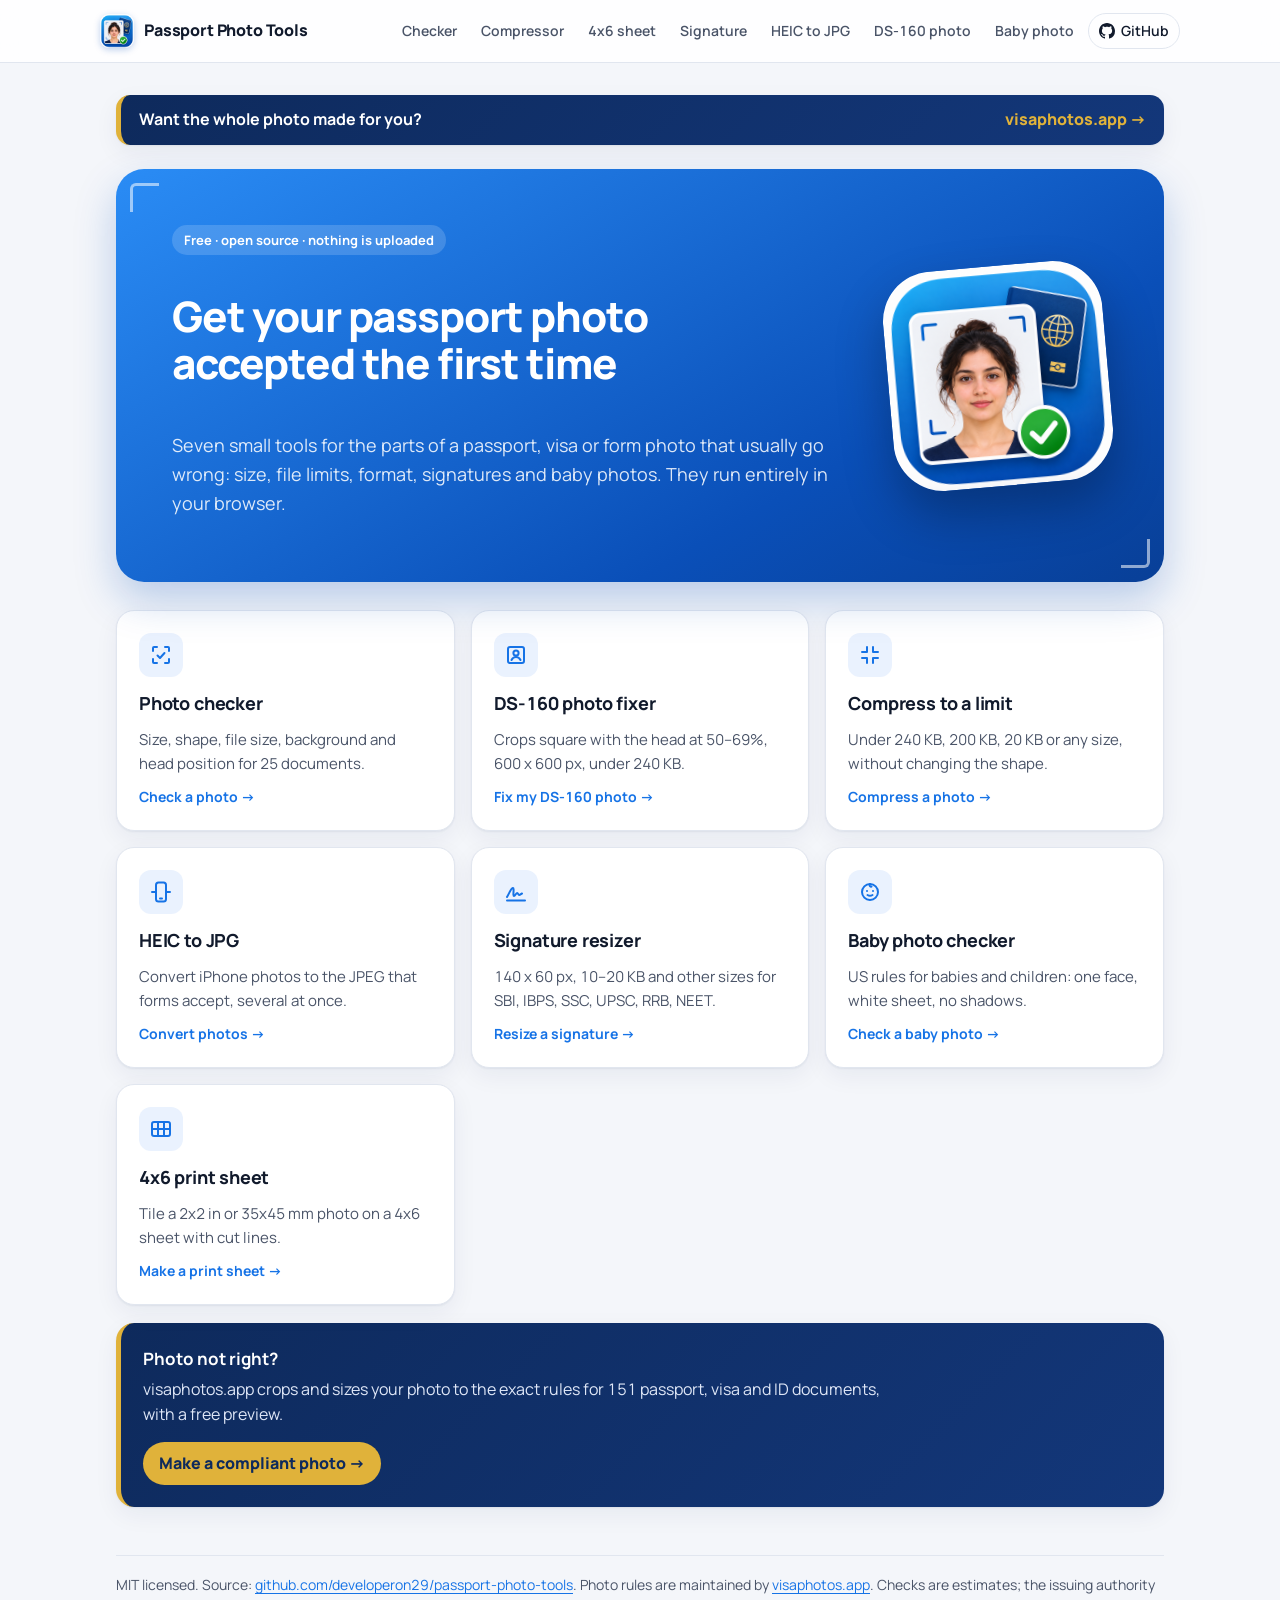
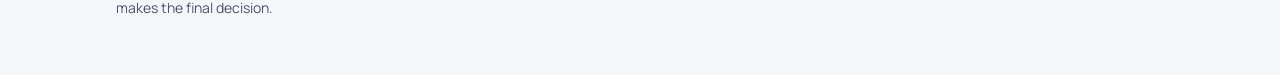
<file: index.html>
<!doctype html>
<html lang="en">
<head>
  <meta charset="utf-8">
  <meta name="viewport" content="width=device-width, initial-scale=1">
  <title>Free Passport Photo Tools – Checker, DS-160, HEIC, Signature</title>
  <meta name="description" content="Free, open-source passport photo tools that run in your browser: photo checker, DS-160 photo fixer, compressor, HEIC to JPG, signature resizer, baby photo checker and 4x6 print sheet.">
  <link rel="icon" type="image/png" sizes="32x32" href="assets/icon-32.png">
  <link rel="apple-touch-icon" href="assets/icon-180.png">
  <meta property="og:image" content="https://developeron29.github.io/passport-photo-tools/assets/icon-512.png">
  <link rel="preconnect" href="https://fonts.googleapis.com">
  <link rel="preconnect" href="https://fonts.gstatic.com" crossorigin>
  <link rel="stylesheet" href="https://fonts.googleapis.com/css2?family=Manrope:wght@400;500;600;700;800&display=swap">
  <link rel="stylesheet" href="assets/style.css">
</head>
<body>
  <header class="site">
    <a class="home" href="./"><img src="assets/logo-96.png" alt="" width="32" height="32">Passport Photo Tools</a>
    <a href="checker/">Checker</a>
    <a href="compress/">Compressor</a>
    <a href="print-sheet/">4x6 sheet</a>
    <a href="signature/">Signature</a>
    <a href="heic-to-jpg/">HEIC to JPG</a>
    <a href="ds-160-photo/">DS-160 photo</a>
    <a href="baby-photo/">Baby photo</a>
    <a class="gh" href="https://github.com/developeron29/passport-photo-tools" aria-label="Source code on GitHub"><svg viewBox="0 0 16 16" width="16" height="16" fill="currentColor" aria-hidden="true"><path d="M8 0C3.58 0 0 3.58 0 8c0 3.54 2.29 6.53 5.47 7.59.4.07.55-.17.55-.38 0-.19-.01-.82-.01-1.49-2.01.37-2.53-.49-2.69-.94-.09-.23-.48-.94-.82-1.13-.28-.15-.68-.52-.01-.53.63-.01 1.08.58 1.23.82.72 1.21 1.87.87 2.33.66.07-.52.28-.87.51-1.07-1.78-.2-3.64-.89-3.64-3.95 0-.87.31-1.59.82-2.15-.08-.2-.36-1.02.08-2.12 0 0 .67-.21 2.2.82.64-.18 1.32-.27 2-.27.68 0 1.36.09 2 .27 1.53-1.04 2.2-.82 2.2-.82.44 1.1.16 1.92.08 2.12.51.56.82 1.27.82 2.15 0 3.07-1.87 3.75-3.65 3.95.29.25.54.73.54 1.48 0 1.07-.01 1.93-.01 2.2 0 .21.15.46.55.38A8.013 8.013 0 0016 8c0-4.42-3.58-8-8-8z"/></svg>GitHub</a>
  </header>
  <main>
    <a class="cta-head" href="https://visaphotos.app/?utm_source=github&amp;utm_medium=referral&amp;utm_campaign=tools-home-top"><strong>Want the whole photo made for you?</strong><span>visaphotos.app →</span></a>
        <section class="hero corners">
      <span class="eyebrow">Free · open source · nothing is uploaded</span>
      <h1>Get your passport photo accepted the first time</h1>
      <p class="lead">Seven small tools for the parts of a passport, visa or form photo that usually go wrong: size, file limits, format, signatures and baby photos. They run entirely in your browser.</p>
      <img class="mark" src="assets/logo-440.png" alt="" width="220" height="220">
    </section>

    <div class="tools">
      <a class="tool" href="checker/">
        <span class="icon"><svg viewBox="0 0 24 24" fill="none" stroke="currentColor" stroke-width="2" stroke-linecap="round" stroke-linejoin="round"><path d="M4 8V5a1 1 0 0 1 1-1h3M16 4h3a1 1 0 0 1 1 1v3M20 16v3a1 1 0 0 1-1 1h-3M8 20H5a1 1 0 0 1-1-1v-3"/><path d="M8.5 12.5l2.5 2.5 4.5-5"/></svg></span>
        <h2>Photo checker</h2>
        <p>Size, shape, file size, background and head position for 25 documents.</p>
        <span class="go">Check a photo →</span>
      </a>
      <a class="tool" href="ds-160-photo/">
        <span class="icon"><svg viewBox="0 0 24 24" fill="none" stroke="currentColor" stroke-width="2" stroke-linecap="round" stroke-linejoin="round"><rect x="4" y="4" width="16" height="16" rx="2"/><circle cx="12" cy="10" r="2.6"/><path d="M7.5 17c1-2 2.6-3 4.5-3s3.5 1 4.5 3"/></svg></span>
        <h2>DS-160 photo fixer</h2>
        <p>Crops square with the head at 50–69%, 600 x 600 px, under 240 KB.</p>
        <span class="go">Fix my DS-160 photo →</span>
      </a>
      <a class="tool" href="compress/">
        <span class="icon"><svg viewBox="0 0 24 24" fill="none" stroke="currentColor" stroke-width="2" stroke-linecap="round" stroke-linejoin="round"><path d="M9 4v5H4M15 4v5h5M9 20v-5H4M15 20v-5h5"/></svg></span>
        <h2>Compress to a limit</h2>
        <p>Under 240 KB, 200 KB, 20 KB or any size, without changing the shape.</p>
        <span class="go">Compress a photo →</span>
      </a>
      <a class="tool" href="heic-to-jpg/">
        <span class="icon"><svg viewBox="0 0 24 24" fill="none" stroke="currentColor" stroke-width="2" stroke-linecap="round" stroke-linejoin="round"><rect x="7" y="2.5" width="10" height="19" rx="2.5"/><path d="M11 18.5h2"/><path d="M3 12h3M18 12h3"/></svg></span>
        <h2>HEIC to JPG</h2>
        <p>Convert iPhone photos to the JPEG that forms accept, several at once.</p>
        <span class="go">Convert photos →</span>
      </a>
      <a class="tool" href="signature/">
        <span class="icon"><svg viewBox="0 0 24 24" fill="none" stroke="currentColor" stroke-width="2" stroke-linecap="round" stroke-linejoin="round"><path d="M3 17c2.5-4 4-9 6-9 1.5 0-.5 8 1 8 1.2 0 2-3 3.2-3 1 0 .8 2 2 2 .9 0 1.8-1 2.8-1.5"/><path d="M3 20.5h18"/></svg></span>
        <h2>Signature resizer</h2>
        <p>140 x 60 px, 10–20 KB and other sizes for SBI, IBPS, SSC, UPSC, RRB, NEET.</p>
        <span class="go">Resize a signature →</span>
      </a>
      <a class="tool" href="baby-photo/">
        <span class="icon"><svg viewBox="0 0 24 24" fill="none" stroke="currentColor" stroke-width="2" stroke-linecap="round" stroke-linejoin="round"><circle cx="12" cy="12" r="8"/><path d="M9 11h.01M15 11h.01"/><path d="M9.5 15c1.5 1 3.5 1 5 0"/><path d="M12 4c-1 1.5 0 3 1.5 2.5"/></svg></span>
        <h2>Baby photo checker</h2>
        <p>US rules for babies and children: one face, white sheet, no shadows.</p>
        <span class="go">Check a baby photo →</span>
      </a>
      <a class="tool" href="print-sheet/">
        <span class="icon"><svg viewBox="0 0 24 24" fill="none" stroke="currentColor" stroke-width="2" stroke-linecap="round" stroke-linejoin="round"><rect x="3" y="5" width="18" height="14" rx="2"/><path d="M9 5v14M15 5v14M3 12h18"/></svg></span>
        <h2>4x6 print sheet</h2>
        <p>Tile a 2x2 in or 35x45 mm photo on a 4x6 sheet with cut lines.</p>
        <span class="go">Make a print sheet →</span>
      </a>
    </div>
    <div class="card cta adaptive" id="cta">
      <strong id="cta-title">Photo not right?</strong>
      <span id="cta-text">visaphotos.app crops and sizes your photo to the exact rules for 151 passport, visa and ID documents, with a free preview.</span>
      <a id="cta-link" data-camp="tools-home-bottom" href="https://visaphotos.app/?utm_source=github&amp;utm_medium=referral&amp;utm_campaign=tools-home-bottom">Make a compliant photo</a>
    </div>

    <footer>
      MIT licensed. Source: <a href="https://github.com/developeron29/passport-photo-tools">github.com/developeron29/passport-photo-tools</a>.
      Photo rules are maintained by <a href="https://visaphotos.app/how-we-check-the-rules?utm_source=github&amp;utm_medium=referral&amp;utm_campaign=tools-home">visaphotos.app</a>. Checks are estimates; the issuing authority makes the final decision.
    </footer>
  </main>
  <script type="module" src="assets/ui.js"></script>
</body>
</html>
</file>
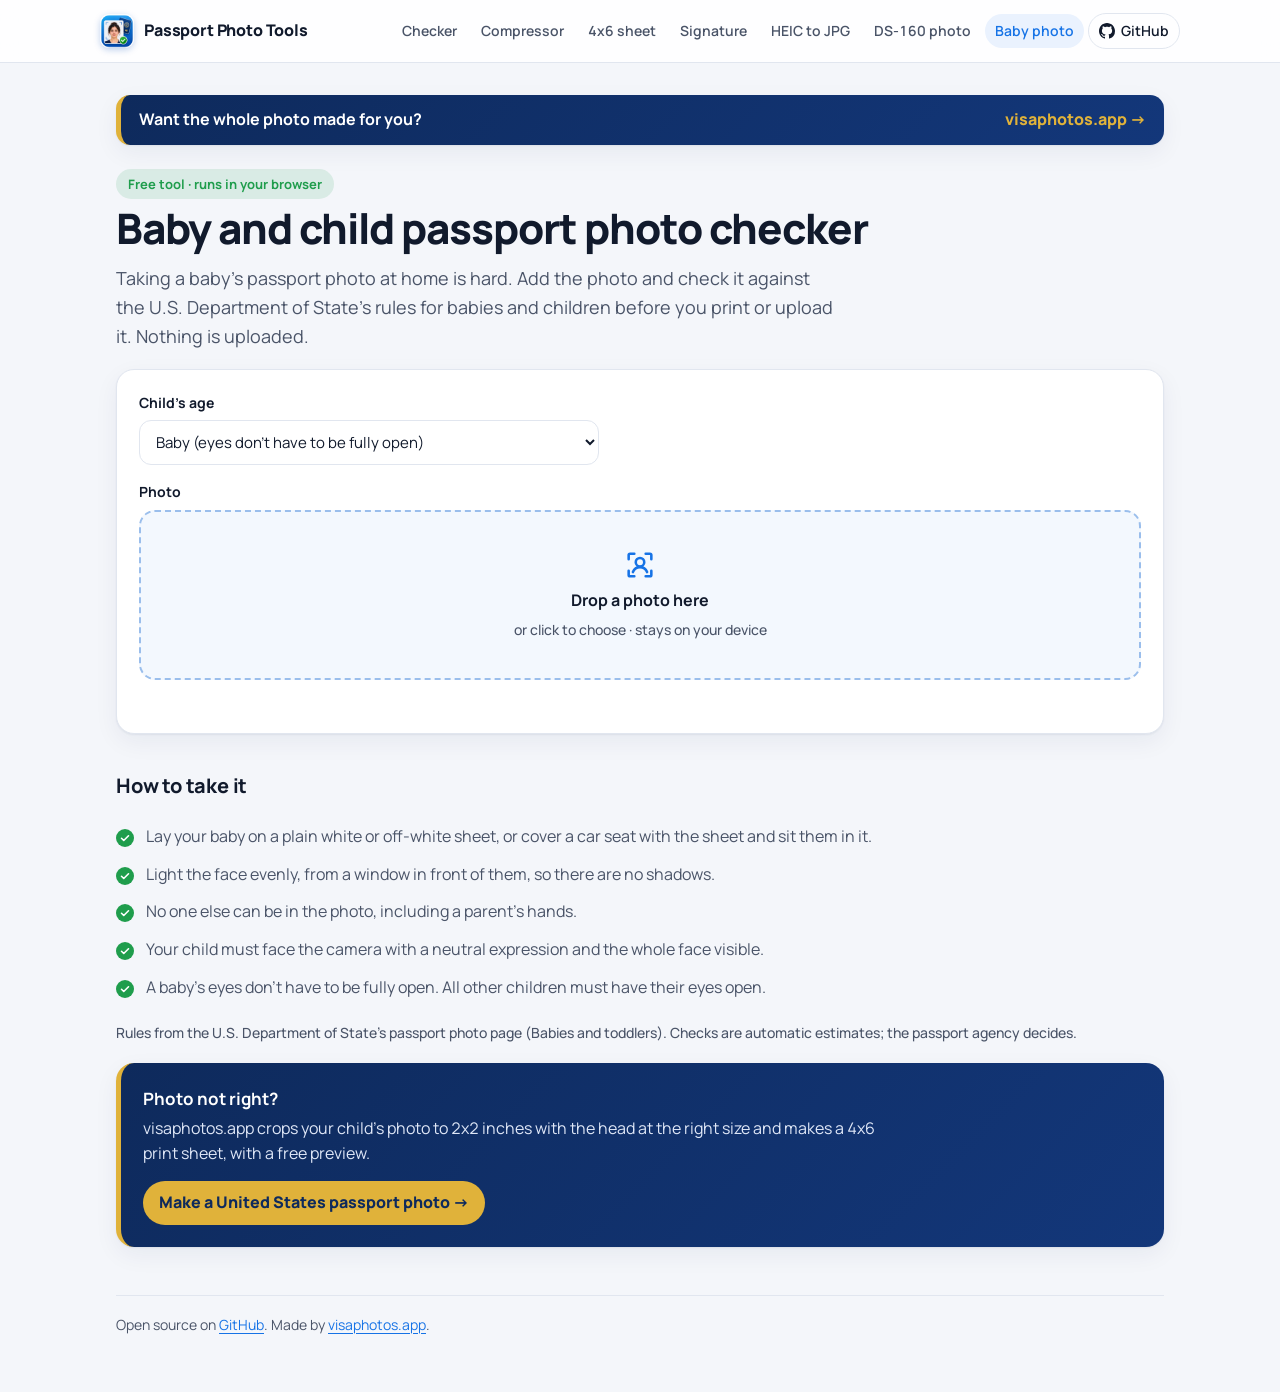
<file: baby-photo/index.html>
<!doctype html>
<html lang="en">
<head>
  <meta charset="utf-8">
  <meta name="viewport" content="width=device-width, initial-scale=1">
  <title>Baby Passport Photo Checker – US Rules for Infants and Children</title>
  <meta name="description" content="Check a baby or child's US passport photo at home: one face only, facing the camera, white background, no shadows, head size. Eyes may be partly closed for babies. Free, in your browser.">
  <link rel="icon" type="image/png" sizes="32x32" href="../assets/icon-32.png">
  <link rel="apple-touch-icon" href="../assets/icon-180.png">
  <meta property="og:image" content="https://developeron29.github.io/passport-photo-tools/assets/icon-512.png">
  <link rel="preconnect" href="https://fonts.googleapis.com">
  <link rel="preconnect" href="https://fonts.gstatic.com" crossorigin>
  <link rel="stylesheet" href="https://fonts.googleapis.com/css2?family=Manrope:wght@400;500;600;700;800&display=swap">
  <link rel="stylesheet" href="../assets/style.css">
</head>
<body>
  <header class="site">
    <a class="home" href="../"><img src="../assets/logo-96.png" alt="" width="32" height="32">Passport Photo Tools</a>
    <a href="../checker/">Checker</a>
    <a href="../compress/">Compressor</a>
    <a href="../print-sheet/">4x6 sheet</a>
    <a href="../signature/">Signature</a>
    <a href="../heic-to-jpg/">HEIC to JPG</a>
    <a href="../ds-160-photo/">DS-160 photo</a>
    <a href="../baby-photo/">Baby photo</a>
    <a class="gh" href="https://github.com/developeron29/passport-photo-tools" aria-label="Source code on GitHub"><svg viewBox="0 0 16 16" width="16" height="16" fill="currentColor" aria-hidden="true"><path d="M8 0C3.58 0 0 3.58 0 8c0 3.54 2.29 6.53 5.47 7.59.4.07.55-.17.55-.38 0-.19-.01-.82-.01-1.49-2.01.37-2.53-.49-2.69-.94-.09-.23-.48-.94-.82-1.13-.28-.15-.68-.52-.01-.53.63-.01 1.08.58 1.23.82.72 1.21 1.87.87 2.33.66.07-.52.28-.87.51-1.07-1.78-.2-3.64-.89-3.64-3.95 0-.87.31-1.59.82-2.15-.08-.2-.36-1.02.08-2.12 0 0 .67-.21 2.2.82.64-.18 1.32-.27 2-.27.68 0 1.36.09 2 .27 1.53-1.04 2.2-.82 2.2-.82.44 1.1.16 1.92.08 2.12.51.56.82 1.27.82 2.15 0 3.07-1.87 3.75-3.65 3.95.29.25.54.73.54 1.48 0 1.07-.01 1.93-.01 2.2 0 .21.15.46.55.38A8.013 8.013 0 0016 8c0-4.42-3.58-8-8-8z"/></svg>GitHub</a>
  </header>
  <main>
    <a class="cta-head" href="https://visaphotos.app/?utm_source=github&amp;utm_medium=referral&amp;utm_campaign=baby-top"><strong>Want the whole photo made for you?</strong><span>visaphotos.app →</span></a>
        <span class="eyebrow">Free tool · runs in your browser</span>
    <h1>Baby and child passport photo checker</h1>
    <p class="lead">Taking a baby's passport photo at home is hard. Add the photo and check it against the U.S. Department of State's rules for babies and children before you print or upload it. Nothing is uploaded.</p>

    <div class="card">
      <label for="age">Child's age</label>
      <select id="age">
        <option value="baby">Baby (eyes don't have to be fully open)</option>
        <option value="child">Toddler or older child (eyes must be open)</option>
      </select>
      <label for="file">Photo</label>
      <input id="file" type="file" accept="image/*">
      <p class="status" id="status"></p>
    </div>

    <div class="row" id="result" hidden>
      <div class="card"><canvas id="canvas"></canvas></div>
      <div class="card"><ul class="checks" id="checks"></ul></div>
    </div>

    <h2>How to take it</h2>
    <ul>
      <li>Lay your baby on a plain white or off-white sheet, or cover a car seat with the sheet and sit them in it.</li>
      <li>Light the face evenly, from a window in front of them, so there are no shadows.</li>
      <li>No one else can be in the photo, including a parent's hands.</li>
      <li>Your child must face the camera with a neutral expression and the whole face visible.</li>
      <li>A baby's eyes don't have to be fully open. All other children must have their eyes open.</li>
    </ul>
    <p class="detail">Rules from the U.S. Department of State's passport photo page (Babies and toddlers). Checks are automatic estimates; the passport agency decides.</p>
    <div class="card cta adaptive" id="cta">
      <strong id="cta-title">Photo not right?</strong>
      <span id="cta-text">visaphotos.app crops your child’s photo to 2x2 inches with the head at the right size and makes a 4x6 print sheet, with a free preview.</span>
      <a id="cta-link" data-camp="baby-bottom" href="https://visaphotos.app/united-states/passport-photo?utm_source=github&amp;utm_medium=referral&amp;utm_campaign=baby-bottom">Make a United States passport photo</a>
    </div>

    <footer>
      Open source on <a href="https://github.com/developeron29/passport-photo-tools">GitHub</a>. Made by <a href="https://visaphotos.app/?utm_source=github&amp;utm_medium=referral&amp;utm_campaign=baby-footer">visaphotos.app</a>.
    </footer>
  </main>
  <script type="module" src="baby.js"></script>
  <script type="module" src="../assets/ui.js"></script>
</body>
</html>
</file>
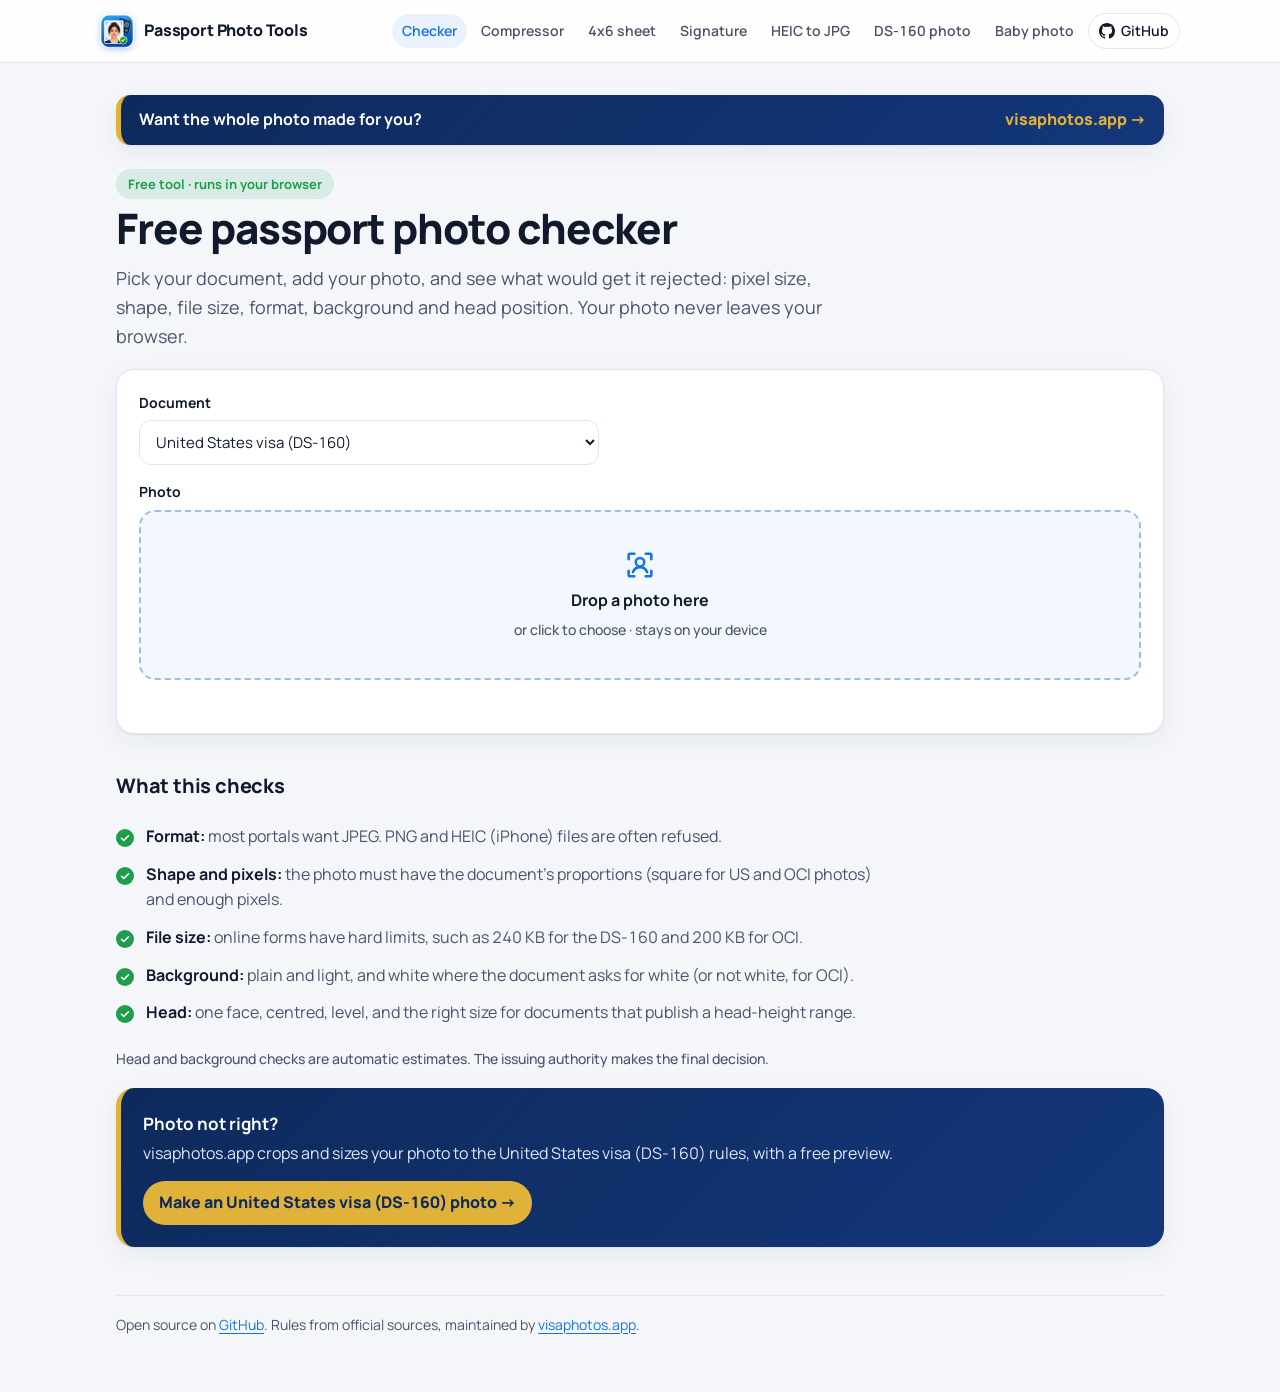
<file: checker/index.html>
<!doctype html>
<html lang="en">
<head>
  <meta charset="utf-8">
  <meta name="viewport" content="width=device-width, initial-scale=1">
  <title>Free Passport Photo Checker – Size, Background, Head Position</title>
  <meta name="description" content="Check a passport or visa photo before you upload it: pixel size, shape, file size, background and head position for 25 documents. Free, runs in your browser.">
  <link rel="icon" type="image/png" sizes="32x32" href="../assets/icon-32.png">
  <link rel="apple-touch-icon" href="../assets/icon-180.png">
  <meta property="og:image" content="https://developeron29.github.io/passport-photo-tools/assets/icon-512.png">
  <link rel="preconnect" href="https://fonts.googleapis.com">
  <link rel="preconnect" href="https://fonts.gstatic.com" crossorigin>
  <link rel="stylesheet" href="https://fonts.googleapis.com/css2?family=Manrope:wght@400;500;600;700;800&display=swap">
  <link rel="stylesheet" href="../assets/style.css">
</head>
<body>
  <header class="site">
    <a class="home" href="../"><img src="../assets/logo-96.png" alt="" width="32" height="32">Passport Photo Tools</a>
    <a href="../checker/">Checker</a>
    <a href="../compress/">Compressor</a>
    <a href="../print-sheet/">4x6 sheet</a>
    <a href="../signature/">Signature</a>
    <a href="../heic-to-jpg/">HEIC to JPG</a>
    <a href="../ds-160-photo/">DS-160 photo</a>
    <a href="../baby-photo/">Baby photo</a>
    <a class="gh" href="https://github.com/developeron29/passport-photo-tools" aria-label="Source code on GitHub"><svg viewBox="0 0 16 16" width="16" height="16" fill="currentColor" aria-hidden="true"><path d="M8 0C3.58 0 0 3.58 0 8c0 3.54 2.29 6.53 5.47 7.59.4.07.55-.17.55-.38 0-.19-.01-.82-.01-1.49-2.01.37-2.53-.49-2.69-.94-.09-.23-.48-.94-.82-1.13-.28-.15-.68-.52-.01-.53.63-.01 1.08.58 1.23.82.72 1.21 1.87.87 2.33.66.07-.52.28-.87.51-1.07-1.78-.2-3.64-.89-3.64-3.95 0-.87.31-1.59.82-2.15-.08-.2-.36-1.02.08-2.12 0 0 .67-.21 2.2.82.64-.18 1.32-.27 2-.27.68 0 1.36.09 2 .27 1.53-1.04 2.2-.82 2.2-.82.44 1.1.16 1.92.08 2.12.51.56.82 1.27.82 2.15 0 3.07-1.87 3.75-3.65 3.95.29.25.54.73.54 1.48 0 1.07-.01 1.93-.01 2.2 0 .21.15.46.55.38A8.013 8.013 0 0016 8c0-4.42-3.58-8-8-8z"/></svg>GitHub</a>
  </header>
  <main>
    <a class="cta-head" href="https://visaphotos.app/?utm_source=github&amp;utm_medium=referral&amp;utm_campaign=checker-top"><strong>Want the whole photo made for you?</strong><span>visaphotos.app →</span></a>
        <span class="eyebrow">Free tool · runs in your browser</span>
    <h1>Free passport photo checker</h1>
    <p class="lead">Pick your document, add your photo, and see what would get it rejected: pixel size, shape, file size, format, background and head position. Your photo never leaves your browser.</p>

    <div class="card">
      <label for="doc">Document</label>
      <select id="doc"></select>
      <label for="file">Photo</label>
      <input id="file" type="file" accept="image/jpeg,image/png,image/webp">
      <p class="status" id="status"></p>
    </div>

    <div class="row" id="result" hidden>
      <div class="card">
        <canvas id="canvas"></canvas>
        <p class="detail">Orange lines: estimated top of head and chin.</p>
      </div>
      <div class="card">
        <h2 style="margin-top:0">Results</h2>
        <ul class="checks" id="checks"></ul>
      </div>
    </div>

    <h2>What this checks</h2>
    <ul>
      <li><strong>Format:</strong> most portals want JPEG. PNG and HEIC (iPhone) files are often refused.</li>
      <li><strong>Shape and pixels:</strong> the photo must have the document's proportions (square for US and OCI photos) and enough pixels.</li>
      <li><strong>File size:</strong> online forms have hard limits, such as 240 KB for the DS-160 and 200 KB for OCI.</li>
      <li><strong>Background:</strong> plain and light, and white where the document asks for white (or not white, for OCI).</li>
      <li><strong>Head:</strong> one face, centred, level, and the right size for documents that publish a head-height range.</li>
    </ul>
    <p class="detail">Head and background checks are automatic estimates. The issuing authority makes the final decision.</p>
    <div class="card cta adaptive" id="cta">
      <strong id="cta-title">Photo not right?</strong>
      <span id="cta-text">visaphotos.app crops and sizes your photo to the United States visa (DS-160) rules, with a free preview.</span>
      <a id="cta-link" data-camp="checker-bottom" href="https://visaphotos.app/united-states/visa-photo?utm_source=github&amp;utm_medium=referral&amp;utm_campaign=checker-bottom">Make a United States visa (DS-160) photo</a>
    </div>

    <footer>
      Open source on <a href="https://github.com/developeron29/passport-photo-tools">GitHub</a>. Rules from official sources, maintained by <a href="https://visaphotos.app/?utm_source=github&amp;utm_medium=referral&amp;utm_campaign=checker-footer">visaphotos.app</a>.
    </footer>
  </main>
  <script type="module" src="checker.js"></script>
  <script type="module" src="../assets/ui.js"></script>
</body>
</html>
</file>
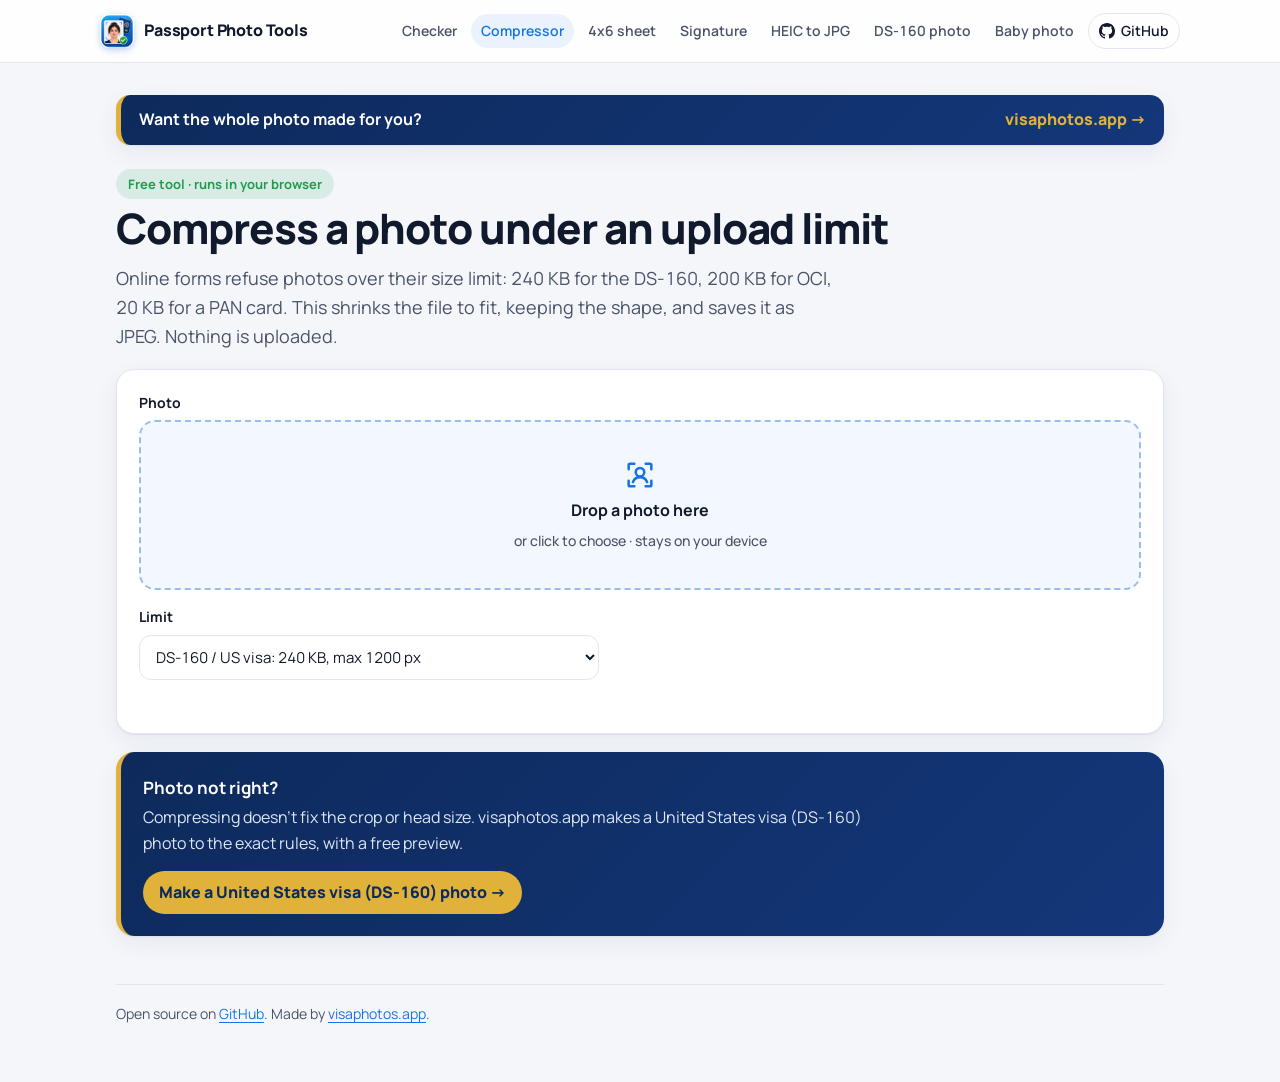
<file: compress/index.html>
<!doctype html>
<html lang="en">
<head>
  <meta charset="utf-8">
  <meta name="viewport" content="width=device-width, initial-scale=1">
  <title>Compress a Passport Photo to 240 KB, 200 KB or 20 KB – Free</title>
  <meta name="description" content="Compress a passport or visa photo under an upload limit (DS-160 240 KB, OCI 200 KB, PAN 20 KB) without changing its shape. Free, runs in your browser.">
  <link rel="icon" type="image/png" sizes="32x32" href="../assets/icon-32.png">
  <link rel="apple-touch-icon" href="../assets/icon-180.png">
  <meta property="og:image" content="https://developeron29.github.io/passport-photo-tools/assets/icon-512.png">
  <link rel="preconnect" href="https://fonts.googleapis.com">
  <link rel="preconnect" href="https://fonts.gstatic.com" crossorigin>
  <link rel="stylesheet" href="https://fonts.googleapis.com/css2?family=Manrope:wght@400;500;600;700;800&display=swap">
  <link rel="stylesheet" href="../assets/style.css">
</head>
<body>
  <header class="site">
    <a class="home" href="../"><img src="../assets/logo-96.png" alt="" width="32" height="32">Passport Photo Tools</a>
    <a href="../checker/">Checker</a>
    <a href="../compress/">Compressor</a>
    <a href="../print-sheet/">4x6 sheet</a>
    <a href="../signature/">Signature</a>
    <a href="../heic-to-jpg/">HEIC to JPG</a>
    <a href="../ds-160-photo/">DS-160 photo</a>
    <a href="../baby-photo/">Baby photo</a>
    <a class="gh" href="https://github.com/developeron29/passport-photo-tools" aria-label="Source code on GitHub"><svg viewBox="0 0 16 16" width="16" height="16" fill="currentColor" aria-hidden="true"><path d="M8 0C3.58 0 0 3.58 0 8c0 3.54 2.29 6.53 5.47 7.59.4.07.55-.17.55-.38 0-.19-.01-.82-.01-1.49-2.01.37-2.53-.49-2.69-.94-.09-.23-.48-.94-.82-1.13-.28-.15-.68-.52-.01-.53.63-.01 1.08.58 1.23.82.72 1.21 1.87.87 2.33.66.07-.52.28-.87.51-1.07-1.78-.2-3.64-.89-3.64-3.95 0-.87.31-1.59.82-2.15-.08-.2-.36-1.02.08-2.12 0 0 .67-.21 2.2.82.64-.18 1.32-.27 2-.27.68 0 1.36.09 2 .27 1.53-1.04 2.2-.82 2.2-.82.44 1.1.16 1.92.08 2.12.51.56.82 1.27.82 2.15 0 3.07-1.87 3.75-3.65 3.95.29.25.54.73.54 1.48 0 1.07-.01 1.93-.01 2.2 0 .21.15.46.55.38A8.013 8.013 0 0016 8c0-4.42-3.58-8-8-8z"/></svg>GitHub</a>
  </header>
  <main>
    <a class="cta-head" href="https://visaphotos.app/?utm_source=github&amp;utm_medium=referral&amp;utm_campaign=compress-top"><strong>Want the whole photo made for you?</strong><span>visaphotos.app →</span></a>
        <span class="eyebrow">Free tool · runs in your browser</span>
    <h1>Compress a photo under an upload limit</h1>
    <p class="lead">Online forms refuse photos over their size limit: 240 KB for the DS-160, 200 KB for OCI, 20 KB for a PAN card. This shrinks the file to fit, keeping the shape, and saves it as JPEG. Nothing is uploaded.</p>

    <div class="card">
      <label for="file">Photo</label>
      <input id="file" type="file" accept="image/*">
      <div class="row">
        <div>
          <label for="preset">Limit</label>
          <select id="preset">
            <option value="240|1200">DS-160 / US visa: 240 KB, max 1200 px</option>
            <option value="240|600">DV lottery: 240 KB, 600 x 600 px</option>
            <option value="200|900">India OCI: 200 KB, max 900 px</option>
            <option value="120|">China visa: 120 KB</option>
            <option value="20|276">India PAN (NSDL): 20 KB</option>
            <option value="1000|">1 MB</option>
            <option value="custom">Custom…</option>
          </select>
        </div>
        <div id="custom" hidden>
          <label for="kb">Max KB</label>
          <input id="kb" type="number" min="5" value="100">
          <label for="px">Max longest side (px, optional)</label>
          <input id="px" type="number" min="100" placeholder="keep">
        </div>
      </div>
      <p class="status" id="status"></p>
    </div>

    <div class="card" id="out" hidden>
      <img class="preview" id="preview" alt="Compressed photo">
      <p id="info"></p>
      <a class="button" id="download" download="photo.jpg">Download JPEG</a>
    </div>
    <div class="card cta adaptive" id="cta">
      <strong id="cta-title">Photo not right?</strong>
      <span id="cta-text">Compressing doesn’t fix the crop or head size. visaphotos.app makes a United States visa (DS-160) photo to the exact rules, with a free preview.</span>
      <a id="cta-link" data-camp="compress-bottom" href="https://visaphotos.app/united-states/visa-photo?utm_source=github&amp;utm_medium=referral&amp;utm_campaign=compress-bottom">Make a United States visa (DS-160) photo</a>
    </div>

    <footer>
      Open source on <a href="https://github.com/developeron29/passport-photo-tools">GitHub</a>. Made by <a href="https://visaphotos.app/?utm_source=github&amp;utm_medium=referral&amp;utm_campaign=compress-footer">visaphotos.app</a>.
    </footer>
  </main>
  <script type="module" src="compress.js"></script>
  <script type="module" src="../assets/ui.js"></script>
</body>
</html>
</file>
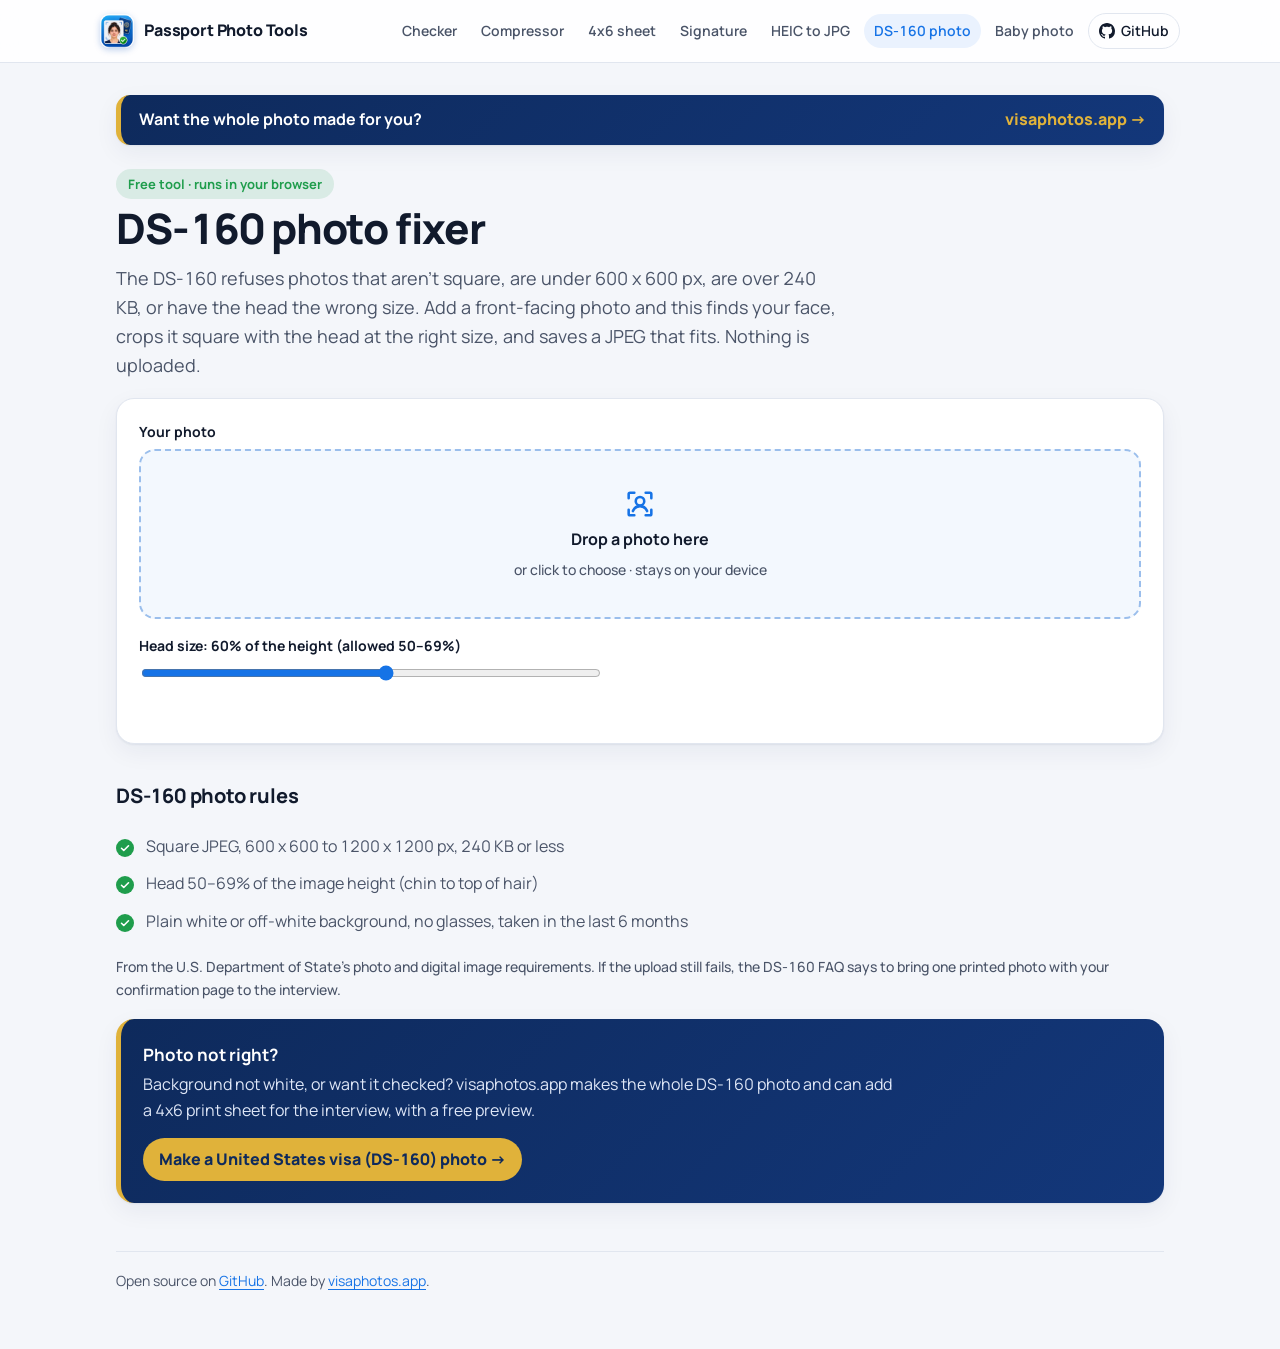
<file: ds-160-photo/index.html>
<!doctype html>
<html lang="en">
<head>
  <meta charset="utf-8">
  <meta name="viewport" content="width=device-width, initial-scale=1">
  <title>DS-160 Photo Fixer – 600x600 px, Under 240 KB, Free</title>
  <meta name="description" content="Fix a DS-160 photo upload in one step: crops your photo square with the head at 50–69% of the height, resizes to 600x600 px and saves a JPEG under 240 KB. Free, in your browser.">
  <link rel="icon" type="image/png" sizes="32x32" href="../assets/icon-32.png">
  <link rel="apple-touch-icon" href="../assets/icon-180.png">
  <meta property="og:image" content="https://developeron29.github.io/passport-photo-tools/assets/icon-512.png">
  <link rel="preconnect" href="https://fonts.googleapis.com">
  <link rel="preconnect" href="https://fonts.gstatic.com" crossorigin>
  <link rel="stylesheet" href="https://fonts.googleapis.com/css2?family=Manrope:wght@400;500;600;700;800&display=swap">
  <link rel="stylesheet" href="../assets/style.css">
</head>
<body>
  <header class="site">
    <a class="home" href="../"><img src="../assets/logo-96.png" alt="" width="32" height="32">Passport Photo Tools</a>
    <a href="../checker/">Checker</a>
    <a href="../compress/">Compressor</a>
    <a href="../print-sheet/">4x6 sheet</a>
    <a href="../signature/">Signature</a>
    <a href="../heic-to-jpg/">HEIC to JPG</a>
    <a href="../ds-160-photo/">DS-160 photo</a>
    <a href="../baby-photo/">Baby photo</a>
    <a class="gh" href="https://github.com/developeron29/passport-photo-tools" aria-label="Source code on GitHub"><svg viewBox="0 0 16 16" width="16" height="16" fill="currentColor" aria-hidden="true"><path d="M8 0C3.58 0 0 3.58 0 8c0 3.54 2.29 6.53 5.47 7.59.4.07.55-.17.55-.38 0-.19-.01-.82-.01-1.49-2.01.37-2.53-.49-2.69-.94-.09-.23-.48-.94-.82-1.13-.28-.15-.68-.52-.01-.53.63-.01 1.08.58 1.23.82.72 1.21 1.87.87 2.33.66.07-.52.28-.87.51-1.07-1.78-.2-3.64-.89-3.64-3.95 0-.87.31-1.59.82-2.15-.08-.2-.36-1.02.08-2.12 0 0 .67-.21 2.2.82.64-.18 1.32-.27 2-.27.68 0 1.36.09 2 .27 1.53-1.04 2.2-.82 2.2-.82.44 1.1.16 1.92.08 2.12.51.56.82 1.27.82 2.15 0 3.07-1.87 3.75-3.65 3.95.29.25.54.73.54 1.48 0 1.07-.01 1.93-.01 2.2 0 .21.15.46.55.38A8.013 8.013 0 0016 8c0-4.42-3.58-8-8-8z"/></svg>GitHub</a>
  </header>
  <main>
    <a class="cta-head" href="https://visaphotos.app/?utm_source=github&amp;utm_medium=referral&amp;utm_campaign=ds160-fixer-top"><strong>Want the whole photo made for you?</strong><span>visaphotos.app →</span></a>
        <span class="eyebrow">Free tool · runs in your browser</span>
    <h1>DS-160 photo fixer</h1>
    <p class="lead">The DS-160 refuses photos that aren't square, are under 600 x 600 px, are over 240 KB, or have the head the wrong size. Add a front-facing photo and this finds your face, crops it square with the head at the right size, and saves a JPEG that fits. Nothing is uploaded.</p>

    <div class="card">
      <label for="file">Your photo</label>
      <input id="file" type="file" accept="image/*">
      <label for="head">Head size: <span id="headv">60</span>% of the height (allowed 50–69%)</label>
      <input id="head" type="range" min="52" max="67" value="60">
      <p class="status" id="status"></p>
    </div>

    <div class="row" id="out" hidden>
      <div class="card">
        <canvas id="result"></canvas>
      </div>
      <div class="card">
        <ul class="checks" id="checks"></ul>
        <p><a class="button" id="download" download="ds160-photo.jpg">Download DS-160 photo</a></p>
        <p class="detail">This crops and resizes only; it doesn't change your face or the background. A plain white or off-white background and no glasses are still required.</p>
      </div>
    </div>

    <h2>DS-160 photo rules</h2>
    <ul>
      <li>Square JPEG, 600 x 600 to 1200 x 1200 px, 240 KB or less</li>
      <li>Head 50–69% of the image height (chin to top of hair)</li>
      <li>Plain white or off-white background, no glasses, taken in the last 6 months</li>
    </ul>
    <p class="detail">From the U.S. Department of State's photo and digital image requirements. If the upload still fails, the DS-160 FAQ says to bring one printed photo with your confirmation page to the interview.</p>
    <div class="card cta adaptive" id="cta">
      <strong id="cta-title">Photo not right?</strong>
      <span id="cta-text">Background not white, or want it checked? visaphotos.app makes the whole DS-160 photo and can add a 4x6 print sheet for the interview, with a free preview.</span>
      <a id="cta-link" data-camp="ds160-fixer-bottom" href="https://visaphotos.app/united-states/visa-photo?utm_source=github&amp;utm_medium=referral&amp;utm_campaign=ds160-fixer-bottom">Make a United States visa (DS-160) photo</a>
    </div>

    <footer>
      Open source on <a href="https://github.com/developeron29/passport-photo-tools">GitHub</a>. Made by <a href="https://visaphotos.app/?utm_source=github&amp;utm_medium=referral&amp;utm_campaign=ds160-footer">visaphotos.app</a>.
    </footer>
  </main>
  <script type="module" src="ds160.js"></script>
  <script type="module" src="../assets/ui.js"></script>
</body>
</html>
</file>
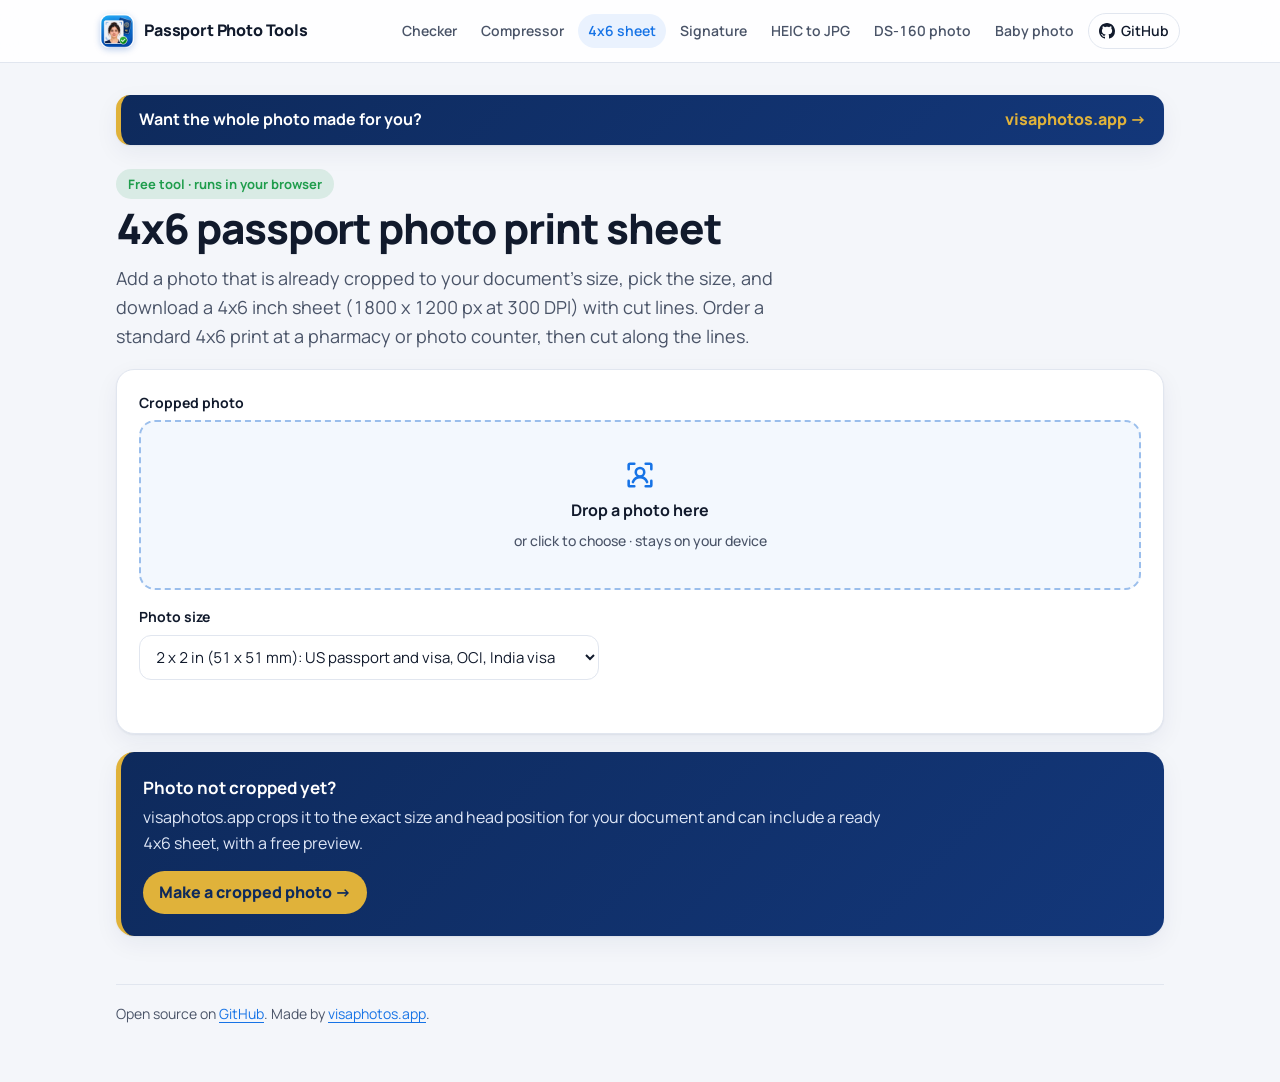
<file: print-sheet/index.html>
<!doctype html>
<html lang="en">
<head>
  <meta charset="utf-8">
  <meta name="viewport" content="width=device-width, initial-scale=1">
  <title>Free 4x6 Passport Photo Print Sheet Maker (2x2 in, 35x45 mm)</title>
  <meta name="description" content="Put your passport photo on a 4x6 inch print sheet with cut lines: 2x2 inch, 35x45 mm and more. Print it for cents at any photo counter. Free, runs in your browser.">
  <link rel="icon" type="image/png" sizes="32x32" href="../assets/icon-32.png">
  <link rel="apple-touch-icon" href="../assets/icon-180.png">
  <meta property="og:image" content="https://developeron29.github.io/passport-photo-tools/assets/icon-512.png">
  <link rel="preconnect" href="https://fonts.googleapis.com">
  <link rel="preconnect" href="https://fonts.gstatic.com" crossorigin>
  <link rel="stylesheet" href="https://fonts.googleapis.com/css2?family=Manrope:wght@400;500;600;700;800&display=swap">
  <link rel="stylesheet" href="../assets/style.css">
</head>
<body>
  <header class="site">
    <a class="home" href="../"><img src="../assets/logo-96.png" alt="" width="32" height="32">Passport Photo Tools</a>
    <a href="../checker/">Checker</a>
    <a href="../compress/">Compressor</a>
    <a href="../print-sheet/">4x6 sheet</a>
    <a href="../signature/">Signature</a>
    <a href="../heic-to-jpg/">HEIC to JPG</a>
    <a href="../ds-160-photo/">DS-160 photo</a>
    <a href="../baby-photo/">Baby photo</a>
    <a class="gh" href="https://github.com/developeron29/passport-photo-tools" aria-label="Source code on GitHub"><svg viewBox="0 0 16 16" width="16" height="16" fill="currentColor" aria-hidden="true"><path d="M8 0C3.58 0 0 3.58 0 8c0 3.54 2.29 6.53 5.47 7.59.4.07.55-.17.55-.38 0-.19-.01-.82-.01-1.49-2.01.37-2.53-.49-2.69-.94-.09-.23-.48-.94-.82-1.13-.28-.15-.68-.52-.01-.53.63-.01 1.08.58 1.23.82.72 1.21 1.87.87 2.33.66.07-.52.28-.87.51-1.07-1.78-.2-3.64-.89-3.64-3.95 0-.87.31-1.59.82-2.15-.08-.2-.36-1.02.08-2.12 0 0 .67-.21 2.2.82.64-.18 1.32-.27 2-.27.68 0 1.36.09 2 .27 1.53-1.04 2.2-.82 2.2-.82.44 1.1.16 1.92.08 2.12.51.56.82 1.27.82 2.15 0 3.07-1.87 3.75-3.65 3.95.29.25.54.73.54 1.48 0 1.07-.01 1.93-.01 2.2 0 .21.15.46.55.38A8.013 8.013 0 0016 8c0-4.42-3.58-8-8-8z"/></svg>GitHub</a>
  </header>
  <main>
    <a class="cta-head" href="https://visaphotos.app/?utm_source=github&amp;utm_medium=referral&amp;utm_campaign=print-sheet-top"><strong>Want the whole photo made for you?</strong><span>visaphotos.app →</span></a>
        <span class="eyebrow">Free tool · runs in your browser</span>
    <h1>4x6 passport photo print sheet</h1>
    <p class="lead">Add a photo that is already cropped to your document's size, pick the size, and download a 4x6 inch sheet (1800 x 1200 px at 300 DPI) with cut lines. Order a standard 4x6 print at a pharmacy or photo counter, then cut along the lines.</p>

    <div class="card">
      <label for="file">Cropped photo</label>
      <input id="file" type="file" accept="image/*">
      <label for="size">Photo size</label>
      <select id="size">
        <option value="50.8x50.8">2 x 2 in (51 x 51 mm): US passport and visa, OCI, India visa</option>
        <option value="35x45">35 x 45 mm: UK, Schengen, India passport, Australia, most of Europe and Asia</option>
        <option value="50x70">50 x 70 mm: Canada passport</option>
        <option value="33x48">33 x 48 mm: China visa</option>
        <option value="30x40">30 x 40 mm</option>
        <option value="40x60">40 x 60 mm</option>
      </select>
      <p class="status" id="status"></p>
    </div>

    <div class="card" id="out" hidden>
      <canvas id="sheet"></canvas>
      <p id="info"></p>
      <a class="button" id="download" download="print-sheet-4x6.jpg">Download 4x6 sheet</a>
      <p class="detail">Print at 100% / "actual size" on 4x6 in (10x15 cm) paper. Don't let the printer crop or fit to page.</p>
    </div>
    <div class="card cta adaptive" id="cta">
      <strong id="cta-title">Photo not cropped yet?</strong>
      <span id="cta-text">visaphotos.app crops it to the exact size and head position for your document and can include a ready 4x6 sheet, with a free preview.</span>
      <a id="cta-link" data-camp="print-sheet-bottom" href="https://visaphotos.app/?utm_source=github&amp;utm_medium=referral&amp;utm_campaign=print-sheet-bottom">Make a cropped photo</a>
    </div>

    <footer>
      Open source on <a href="https://github.com/developeron29/passport-photo-tools">GitHub</a>. Made by <a href="https://visaphotos.app/?utm_source=github&amp;utm_medium=referral&amp;utm_campaign=print-sheet-footer">visaphotos.app</a>.
    </footer>
  </main>
  <script type="module" src="sheet.js"></script>
  <script type="module" src="../assets/ui.js"></script>
</body>
</html>
</file>
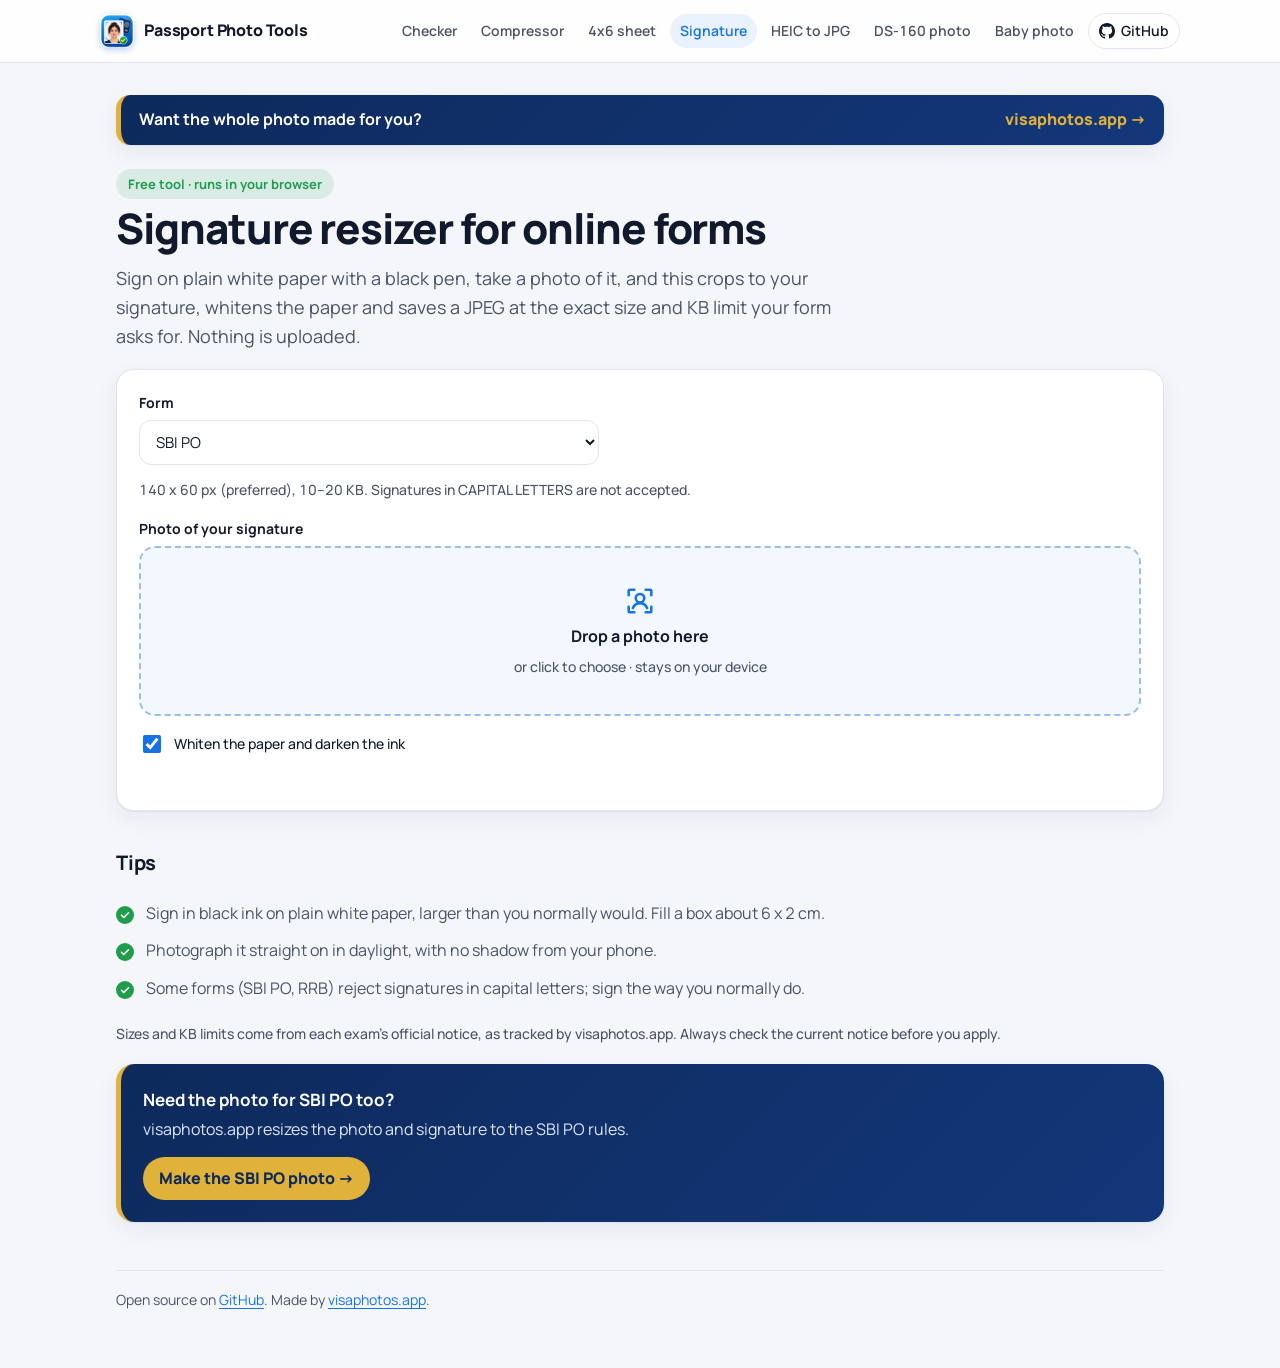
<file: signature/index.html>
<!doctype html>
<html lang="en">
<head>
  <meta charset="utf-8">
  <meta name="viewport" content="width=device-width, initial-scale=1">
  <title>Signature Resizer – 140x60 px, 10–20 KB for SBI, IBPS, SSC, UPSC</title>
  <meta name="description" content="Crop, clean and resize a photo of your signature for SBI PO, IBPS, SSC, UPSC, RRB, NEET, JEE and CUET forms: exact pixels and KB limits. Free, runs in your browser.">
  <link rel="icon" type="image/png" sizes="32x32" href="../assets/icon-32.png">
  <link rel="apple-touch-icon" href="../assets/icon-180.png">
  <meta property="og:image" content="https://developeron29.github.io/passport-photo-tools/assets/icon-512.png">
  <link rel="preconnect" href="https://fonts.googleapis.com">
  <link rel="preconnect" href="https://fonts.gstatic.com" crossorigin>
  <link rel="stylesheet" href="https://fonts.googleapis.com/css2?family=Manrope:wght@400;500;600;700;800&display=swap">
  <link rel="stylesheet" href="../assets/style.css">
</head>
<body>
  <header class="site">
    <a class="home" href="../"><img src="../assets/logo-96.png" alt="" width="32" height="32">Passport Photo Tools</a>
    <a href="../checker/">Checker</a>
    <a href="../compress/">Compressor</a>
    <a href="../print-sheet/">4x6 sheet</a>
    <a href="../signature/">Signature</a>
    <a href="../heic-to-jpg/">HEIC to JPG</a>
    <a href="../ds-160-photo/">DS-160 photo</a>
    <a href="../baby-photo/">Baby photo</a>
    <a class="gh" href="https://github.com/developeron29/passport-photo-tools" aria-label="Source code on GitHub"><svg viewBox="0 0 16 16" width="16" height="16" fill="currentColor" aria-hidden="true"><path d="M8 0C3.58 0 0 3.58 0 8c0 3.54 2.29 6.53 5.47 7.59.4.07.55-.17.55-.38 0-.19-.01-.82-.01-1.49-2.01.37-2.53-.49-2.69-.94-.09-.23-.48-.94-.82-1.13-.28-.15-.68-.52-.01-.53.63-.01 1.08.58 1.23.82.72 1.21 1.87.87 2.33.66.07-.52.28-.87.51-1.07-1.78-.2-3.64-.89-3.64-3.95 0-.87.31-1.59.82-2.15-.08-.2-.36-1.02.08-2.12 0 0 .67-.21 2.2.82.64-.18 1.32-.27 2-.27.68 0 1.36.09 2 .27 1.53-1.04 2.2-.82 2.2-.82.44 1.1.16 1.92.08 2.12.51.56.82 1.27.82 2.15 0 3.07-1.87 3.75-3.65 3.95.29.25.54.73.54 1.48 0 1.07-.01 1.93-.01 2.2 0 .21.15.46.55.38A8.013 8.013 0 0016 8c0-4.42-3.58-8-8-8z"/></svg>GitHub</a>
  </header>
  <main>
    <a class="cta-head" href="https://visaphotos.app/?utm_source=github&amp;utm_medium=referral&amp;utm_campaign=signature-top"><strong>Want the whole photo made for you?</strong><span>visaphotos.app →</span></a>
        <span class="eyebrow">Free tool · runs in your browser</span>
    <h1>Signature resizer for online forms</h1>
    <p class="lead">Sign on plain white paper with a black pen, take a photo of it, and this crops to your signature, whitens the paper and saves a JPEG at the exact size and KB limit your form asks for. Nothing is uploaded.</p>

    <div class="card">
      <label for="preset">Form</label>
      <select id="preset"></select>
      <p class="detail" id="rule"></p>
      <div id="custom" hidden class="row">
        <div><label for="cw">Width (px)</label><input id="cw" type="number" min="20" value="140"></div>
        <div><label for="ch">Height (px)</label><input id="ch" type="number" min="20" value="60"></div>
        <div><label for="cmin">Min KB</label><input id="cmin" type="number" min="0" value="10"></div>
        <div><label for="cmax">Max KB</label><input id="cmax" type="number" min="1" value="20"></div>
      </div>
      <label for="file">Photo of your signature</label>
      <input id="file" type="file" accept="image/*">
      <label class="inline"><input id="clean" type="checkbox" checked> Whiten the paper and darken the ink</label>
      <p class="status" id="status"></p>
    </div>

    <div class="card" id="out" hidden>
      <canvas id="result"></canvas>
      <p id="info"></p>
      <a class="button" id="download" download="signature.jpg">Download JPEG</a>
    </div>

    <h2>Tips</h2>
    <ul>
      <li>Sign in black ink on plain white paper, larger than you normally would. Fill a box about 6 x 2 cm.</li>
      <li>Photograph it straight on in daylight, with no shadow from your phone.</li>
      <li>Some forms (SBI PO, RRB) reject signatures in capital letters; sign the way you normally do.</li>
    </ul>
    <p class="detail">Sizes and KB limits come from each exam's official notice, as tracked by visaphotos.app. Always check the current notice before you apply.</p>
    <div class="card cta adaptive" id="cta">
      <strong id="cta-title">Need the photo for SBI PO too?</strong>
      <span id="cta-text">visaphotos.app resizes the photo and signature to the SBI PO rules.</span>
      <a id="cta-link" data-camp="signature-bottom" href="https://visaphotos.app/exam-photo/sbi-po?utm_source=github&amp;utm_medium=referral&amp;utm_campaign=signature-bottom">Make the SBI PO photo</a>
    </div>

    <footer>
      Open source on <a href="https://github.com/developeron29/passport-photo-tools">GitHub</a>. Made by <a href="https://visaphotos.app/?utm_source=github&amp;utm_medium=referral&amp;utm_campaign=signature-footer">visaphotos.app</a>.
    </footer>
  </main>
  <script type="module" src="signature.js"></script>
  <script type="module" src="../assets/ui.js"></script>
</body>
</html>
</file>
<file: assets/style.css>
/* Passport Photo Tools. Colours come from the logo: app-icon blue, passport navy and gold, check green. */
:root {
  --blue: #1673e6;
  --blue-deep: #0a4fb8;
  --navy: #0e2a5c;
  --gold: #e0b23a;
  --green: #1f9d4c;
  --amber: #b86e00;
  --red: #c8372d;
  --bg: #f4f6fa;
  --surface: #ffffff;
  --ink: #111a2c;
  --ink-2: #4a5468;
  --line: #e1e6ef;
  --tint: #eaf2fe;
  --radius: 18px;
  --shadow: 0 1px 2px rgba(14, 42, 92, .06), 0 8px 24px rgba(14, 42, 92, .06);
  color-scheme: light;
}
@media (prefers-color-scheme: dark) {
  :root:not([data-theme="light"]) {
    --bg: #0b1220;
    --surface: #121b2d;
    --ink: #e9eef8;
    --ink-2: #a3aec4;
    --line: #22304a;
    --tint: #16264a;
    --blue: #5b9dff;
    --green: #43c574;
    --amber: #f0a945;
    --red: #ff7a6e;
    --shadow: 0 1px 2px rgba(0, 0, 0, .3), 0 8px 24px rgba(0, 0, 0, .25);
    color-scheme: dark;
  }
}

* { box-sizing: border-box; }
html { -webkit-text-size-adjust: 100%; }
body {
  margin: 0;
  background: var(--bg);
  color: var(--ink);
  font: 16px/1.6 "Manrope", system-ui, -apple-system, "Segoe UI", sans-serif;
  font-feature-settings: "tnum" 1;
}
a { color: var(--blue); text-underline-offset: 3px; }
img, canvas { max-width: 100%; }

/* Header */
header.site {
  position: sticky; top: 0; z-index: 10;
  display: flex; flex-wrap: wrap; align-items: center; gap: 6px 4px;
  padding: 10px max(16px, calc((100% - 1080px) / 2));
  background: color-mix(in srgb, var(--surface) 86%, transparent);
  backdrop-filter: saturate(1.4) blur(12px);
  border-bottom: 1px solid var(--line);
}
header.site a {
  color: var(--ink-2); text-decoration: none; font-size: 14px; font-weight: 600;
  padding: 6px 10px; border-radius: 999px;
}
header.site a:hover { color: var(--ink); background: var(--tint); }
header.site a[aria-current="page"] { color: var(--blue); background: var(--tint); }
header.site a.home {
  display: inline-flex; align-items: center; gap: 10px; margin-right: auto;
  color: var(--ink); font-size: 16px; font-weight: 800; letter-spacing: -.01em; padding: 4px 8px 4px 0;
}
header.site a.home:hover { background: none; }
header.site a.home img { width: 34px; height: 34px; border-radius: 9px; box-shadow: 0 2px 6px rgba(10, 79, 184, .25); }

main { max-width: 1080px; margin: 0 auto; padding: 32px 16px 56px; }

/* Page intro */
h1 { font-size: clamp(28px, 4.2vw, 42px); line-height: 1.12; letter-spacing: -.025em; margin: 6px 0 12px; font-weight: 800; }
h2 { font-size: 20px; letter-spacing: -.01em; margin: 36px 0 10px; font-weight: 750; }
p.lead { color: var(--ink-2); font-size: 18px; max-width: 720px; margin: 0 0 8px; }
.eyebrow {
  display: inline-flex; align-items: center; gap: 8px;
  font-size: 13px; font-weight: 700; color: var(--green);
  background: color-mix(in srgb, var(--green) 12%, transparent);
  padding: 5px 12px; border-radius: 999px;
}

/* Hero on the home page: an app-icon panel with viewfinder corners */
.hero {
  position: relative; overflow: hidden;
  background: linear-gradient(150deg, #2a8cf5 0%, var(--blue-deep) 70%, #083f97 100%);
  color: #fff; border-radius: 28px; padding: clamp(28px, 6vw, 56px);
  box-shadow: 0 18px 40px rgba(10, 79, 184, .25);
}
.hero h1 { color: #fff; max-width: 640px; }
.hero p.lead { color: rgba(255, 255, 255, .86); }
.hero .eyebrow { color: #fff; background: rgba(255, 255, 255, .16); }
.hero { display: grid; grid-template-columns: minmax(0, 1fr) auto; align-items: center; gap: 32px; }
.hero > :not(img) { grid-column: 1; }
.hero img.mark { grid-column: 2; grid-row: 1 / span 3; width: 220px; height: 220px; transform: rotate(-5deg); border-radius: 50px; box-shadow: 0 24px 50px rgba(0, 0, 0, .28); }
.hero .eyebrow { justify-self: start; }
@media (max-width: 760px) { .hero { grid-template-columns: 1fr; } .hero img.mark { display: none; } }
.corners { position: relative; }
.corners::before, .corners::after {
  content: ""; position: absolute; width: 26px; height: 26px; border: 3px solid currentColor; opacity: .55;
}
.corners::before { top: 14px; left: 14px; border-right: 0; border-bottom: 0; border-radius: 6px 0 0 0; }
.corners::after { bottom: 14px; right: 14px; border-left: 0; border-top: 0; border-radius: 0 0 6px 0; }

/* Tool grid */
.tools { display: grid; grid-template-columns: repeat(auto-fill, minmax(min(100%, 300px), 1fr)); gap: 16px; margin-top: 28px; }
a.tool {
  display: flex; flex-direction: column; gap: 10px;
  background: var(--surface); border: 1px solid var(--line); border-radius: var(--radius);
  padding: 22px; color: inherit; text-decoration: none; box-shadow: var(--shadow);
  transition: transform .15s ease, border-color .15s ease;
}
a.tool:hover { transform: translateY(-2px); border-color: color-mix(in srgb, var(--blue) 45%, var(--line)); }
a.tool .icon {
  width: 44px; height: 44px; border-radius: 12px; display: grid; place-items: center;
  background: var(--tint); color: var(--blue);
}
a.tool .icon svg { width: 24px; height: 24px; }
a.tool h2 { margin: 2px 0 0; font-size: 18px; }
a.tool p { margin: 0; color: var(--ink-2); font-size: 15px; }
a.tool .go { margin-top: auto; font-weight: 700; color: var(--blue); font-size: 14px; }

/* Cards and form controls */
.card {
  background: var(--surface); border: 1px solid var(--line); border-radius: var(--radius);
  padding: 22px; margin: 18px 0; box-shadow: var(--shadow);
}
label { display: block; font-weight: 700; font-size: 14px; margin: 16px 0 6px; }
.card > label:first-child { margin-top: 0; }
select, input[type="number"] {
  font: inherit; font-size: 15px; color: var(--ink); background: var(--surface);
  border: 1px solid var(--line); border-radius: 12px; padding: 10px 12px; width: 100%; max-width: 460px;
}
select:focus, input:focus-visible { outline: 3px solid color-mix(in srgb, var(--blue) 30%, transparent); outline-offset: 1px; }
input[type="range"] { width: 100%; max-width: 460px; accent-color: var(--blue); }
label.inline { display: flex; gap: 10px; align-items: center; font-weight: 500; }
input[type="checkbox"] { accent-color: var(--blue); width: 18px; height: 18px; }

/* Drop zone (built by ui.js around each file input) */
.drop {
  position: relative; display: flex; flex-direction: column; align-items: center; justify-content: center; gap: 6px;
  min-height: 170px; padding: 28px 20px; text-align: center; cursor: pointer;
  border: 2px dashed color-mix(in srgb, var(--blue) 35%, var(--line)); border-radius: 16px;
  background: color-mix(in srgb, var(--tint) 55%, var(--surface)); color: var(--blue);
  transition: background .15s ease, border-color .15s ease;
}
.drop:hover, .drop.over { background: var(--tint); border-color: var(--blue); }
.drop input[type="file"] { position: absolute; inset: 0; opacity: 0; cursor: pointer; }
.drop svg { width: 34px; height: 34px; }
.drop strong { color: var(--ink); font-size: 16px; }
.drop span { color: var(--ink-2); font-size: 14px; font-weight: 500; }
.drop .file { color: var(--green); font-weight: 700; }

button, .button {
  font: inherit; font-weight: 700; font-size: 15px; border: 0; border-radius: 12px; padding: 12px 18px;
  background: var(--blue); color: #fff; cursor: pointer; text-decoration: none; display: inline-flex; align-items: center; gap: 8px;
  box-shadow: 0 6px 16px color-mix(in srgb, var(--blue) 30%, transparent);
}
.button:hover { filter: brightness(1.06); }

.row { display: grid; grid-template-columns: repeat(auto-fit, minmax(min(100%, 320px), 1fr)); gap: 18px; }
.row > .card { margin: 0; }
#result, #out { margin-top: 18px; }
canvas, img.preview { display: block; height: auto; border-radius: 12px; border: 1px solid var(--line); background: #fff; }

/* Results */
ul.checks { list-style: none; padding: 0; margin: 0; }
ul.checks li { display: flex; gap: 12px; padding: 11px 0; border-bottom: 1px solid var(--line); font-weight: 600; }
ul.checks li:last-child { border-bottom: 0; }
.mark {
  flex: none; width: 24px; height: 24px; border-radius: 50%; display: grid; place-items: center;
  font-size: 13px; font-weight: 800; color: #fff; margin-top: 1px;
}
.ok .mark { background: var(--green); }
.warn .mark { background: var(--amber); }
.bad .mark { background: var(--red); }
.detail { color: var(--ink-2); font-size: 14px; font-weight: 500; }
.status { color: var(--ink-2); font-size: 14px; font-weight: 600; min-height: 1.4em; margin: 12px 0 0; }

/* Content lists */
main > ul { padding-left: 0; list-style: none; max-width: 760px; }
main > ul li { position: relative; padding: 6px 0 6px 30px; color: var(--ink-2); }
main > ul li::before {
  content: ""; position: absolute; left: 0; top: 11px; width: 18px; height: 18px; border-radius: 50%;
  background: var(--green) url("data:image/svg+xml,%3Csvg xmlns='http://www.w3.org/2000/svg' viewBox='0 0 24 24' fill='none' stroke='white' stroke-width='3.2' stroke-linecap='round' stroke-linejoin='round'%3E%3Cpath d='M5 12.5l4.5 4.5L19 7.5'/%3E%3C/svg%3E") center / 12px no-repeat;
}
main > ul li strong { color: var(--ink); }

/* Call to action: a passport cover */
.cta {
  background: linear-gradient(135deg, var(--navy), #13377a); color: #dfe7f7; border: 0;
  border-left: 5px solid var(--gold); display: block;
}
.cta strong { color: #fff; display: block; font-size: 17px; margin-bottom: 4px; }
.cta a { color: var(--gold); font-weight: 700; }

footer { color: var(--ink-2); font-size: 14px; border-top: 1px solid var(--line); margin-top: 48px; padding-top: 18px; }

[hidden] { display: none !important; }
.card#out > canvas { width: min(100%, 420px); }


/* Adaptive call to action at the bottom of each page */
.cta.adaptive #cta-text { display: block; margin: 2px 0 14px; max-width: 760px; }
.cta.adaptive #cta-link {
  display: inline-block; color: var(--navy); background: var(--gold); text-decoration: none;
  font-weight: 800; padding: 9px 16px; border-radius: 999px;
}
.cta.adaptive #cta-link::after { content: " →"; }
.cta.adaptive #cta-link:hover { filter: brightness(1.05); }
/* GitHub link in the header */
header.site a.gh { display: inline-flex; align-items: center; gap: 6px; color: var(--ink); border: 1px solid var(--line); }

/* Heading-only call to action at the top */
a.cta-head {
  display: flex; align-items: center; justify-content: space-between; gap: 8px 16px; flex-wrap: wrap;
  background: linear-gradient(135deg, var(--navy), #13377a); color: #fff; text-decoration: none;
  border-left: 5px solid var(--gold); border-radius: 14px; padding: 12px 18px; margin: 0 0 24px; box-shadow: var(--shadow);
}
a.cta-head strong { font-size: 16px; }
a.cta-head span { color: var(--gold); font-weight: 800; white-space: nowrap; }
a.cta-head:hover span { text-decoration: underline; }
</file>
